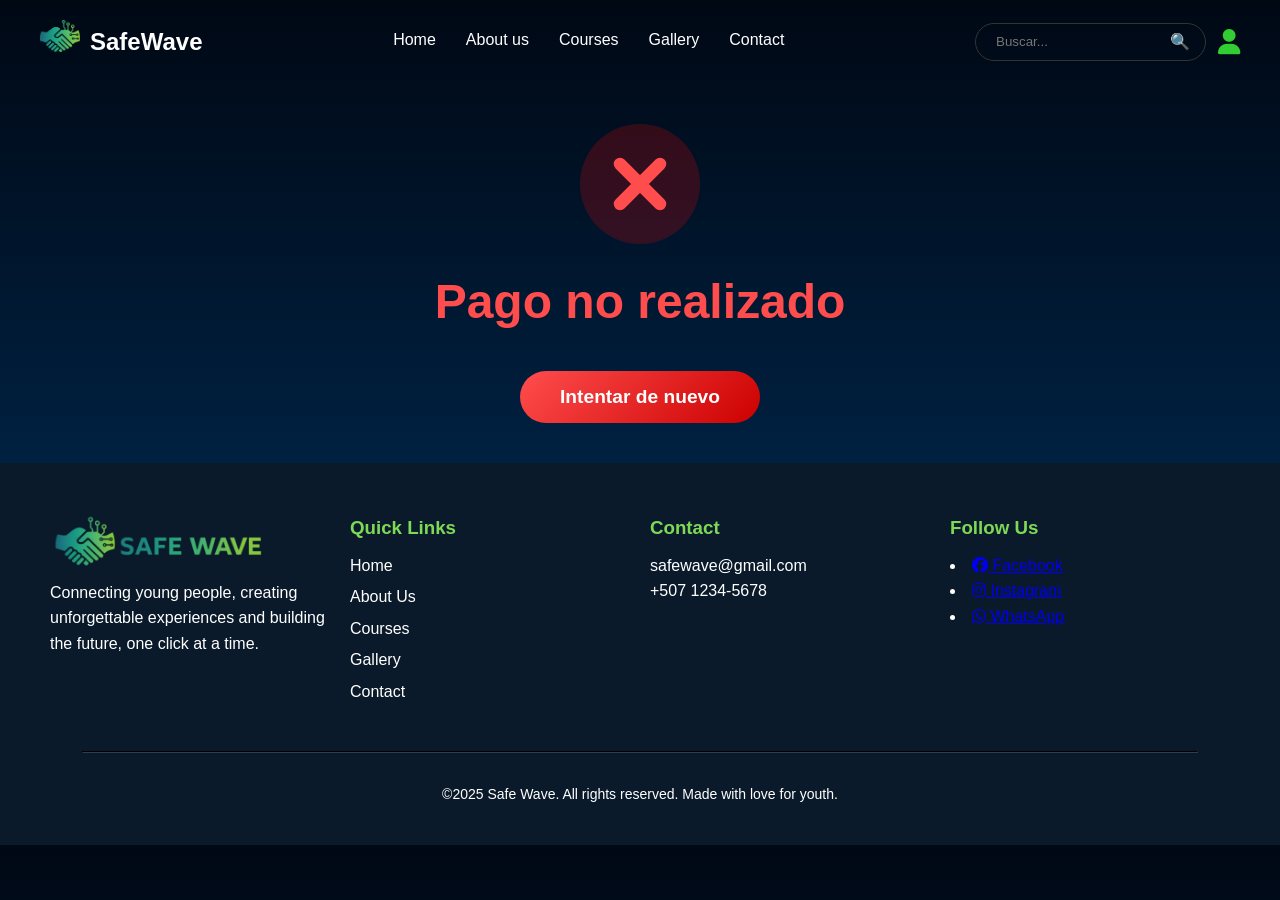
<file: savewave-main/savewave-main/docs/cancel.html>
<!DOCTYPE html>
<html lang="en">
<head>
  <meta charset="UTF-8">
  <meta name="viewport" content="width=device-width, initial-scale=1.0">
  <title>Payment Page</title>
  <link rel="stylesheet" href="css/style_pago.css">
  <!-- Font Awesome -->
  <link rel="stylesheet" href="https://cdnjs.cloudflare.com/ajax/libs/font-awesome/6.5.0/css/all.min.css">
</head>
<body>
  <!-- ========== HEADER ========== -->
  <header>
    <div class="logo"><a href="index.html"><img src="Imagenes/Logo.png" alt="SafeWave Logo" /></a>SafeWave</div>
    <nav>
      <a href="index.html">Home</a>
      <a href="about-us.html">About us</a>
      <a href="Courses.html">Courses</a>
      <a href="gallery.html">Gallery</a>
      <a href="contact.html">Contact</a>
    </nav>
    <div class="header-right">
      <div class="search-bar">
        <input type="text" id="searchInput" placeholder="Buscar..." /> 🔍
      </div>
      <a href="L-R.html" class="user-btn" title="Registrarse">
        <i class="fa-solid fa-user"></i>
      </a>
    </div>
  </header>
    <!-- ========== MAIN CONTENT ========== -->
 <main class="failed-container">
    <div class="failed-icon">
      <!-- Ícono de X con SVG -->
      <svg viewBox="0 0 24 24" width="120" height="120" fill="none">
        <circle cx="12" cy="12" r="12" fill="rgba(255, 0, 0, 0.2)"></circle>
        <path d="M8 8l8 8M16 8l-8 8" stroke="#ff4d4d" stroke-width="2.5" stroke-linecap="round"/>
      </svg>
    </div>
    <h1 class="failed-title">Pago no realizado</h1>
    <button class="btn-confirm-cancel" onclick="goBack()">Intentar de nuevo</button>
  </main>

  <script>
    function goBack(){
      window.location.href = "metodoP.html"; // puedes cambiar la ruta a la página de pago
    }
  </script>

  <!-- ========== FOOTER ========== -->
  <footer class="footer">
    <div class="footer-container">
      <!-- Logo y descripción -->
      <div class="footer-section">
        <img src="Imagenes/Footer.png" alt="Safe Wave Logo" class="footer-logo">
        <p>
          Connecting young people, creating unforgettable experiences and building the future, one click at a time.
        </p>
      </div>

      <!-- Enlaces rápidos -->
      <div class="footer-section">
        <h3>Quick Links</h3>
        <ul class="footer-links">
          <li><a href="index.html">Home</a></li>
          <li><a href="about-us.html">About Us</a></li>
          <li><a href="Courses.html">Courses</a></li>
          <li><a href="#">Gallery</a></li>
          <li><a href="Contact.html">Contact</a></li>
        </ul>
      </div>

      <!-- Contacto -->
      <div class="footer-section">
        <h3>Contact</h3>
        <p>safewave@gmail.com</p>
        <p>+507 1234-5678</p>
      </div>

      <!-- Redes sociales -->
      <div class="footer-section">
        <h3>Follow Us</h3>
        <div class="footer-socials">
          <li><a href="#"><i class="fa-brands fa-facebook"></i> Facebook </a></li>
          <li><a href="#"><i class="fa-brands fa-instagram"></i> Instagram</a></li>
          <li><a href="#"><i class="fa-brands fa-whatsapp"></i> WhatsApp</a></li>
        </div>
      </div>
    </div>

    <!-- Línea divisoria y derechos -->
    <hr class="footer-line">
    <p class="footer-copy">
      ©2025 Safe Wave. All rights reserved. Made with love for youth.
    </p>
  </footer>
</body>
</html>
</file>
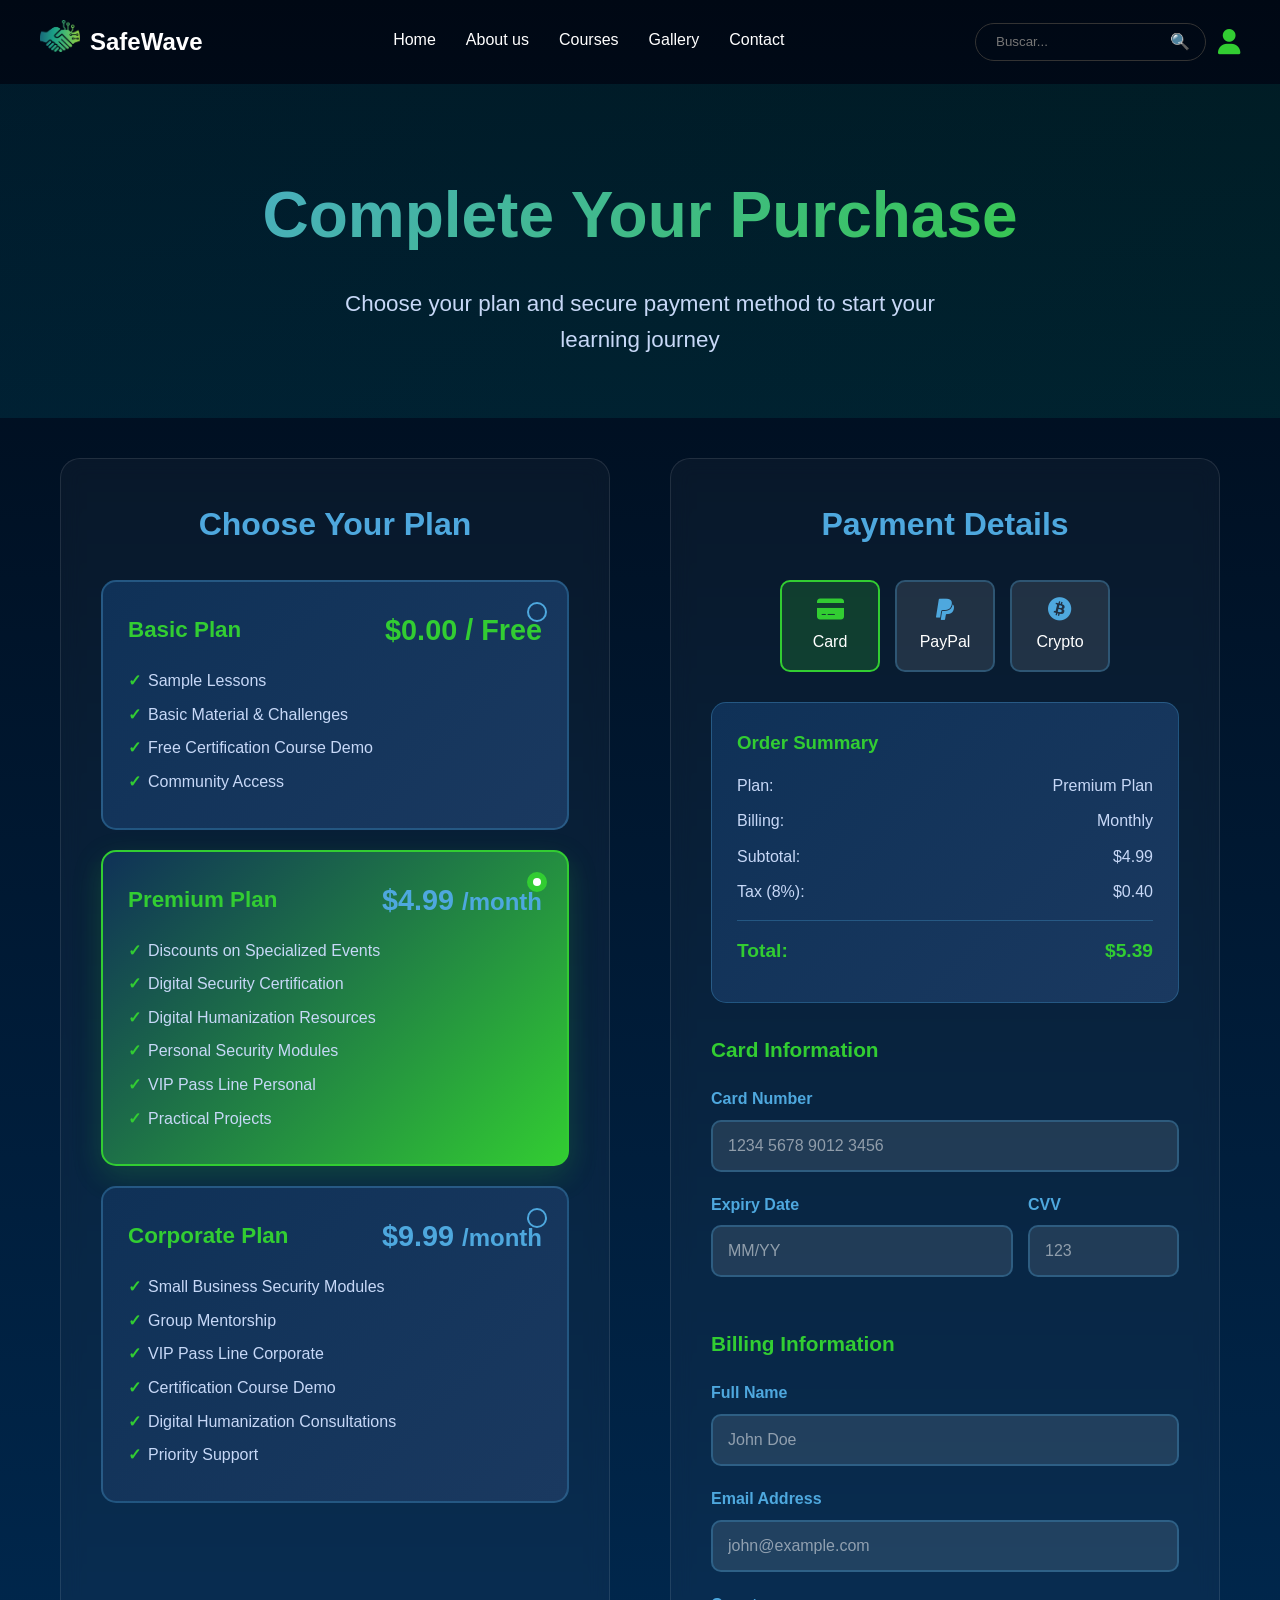
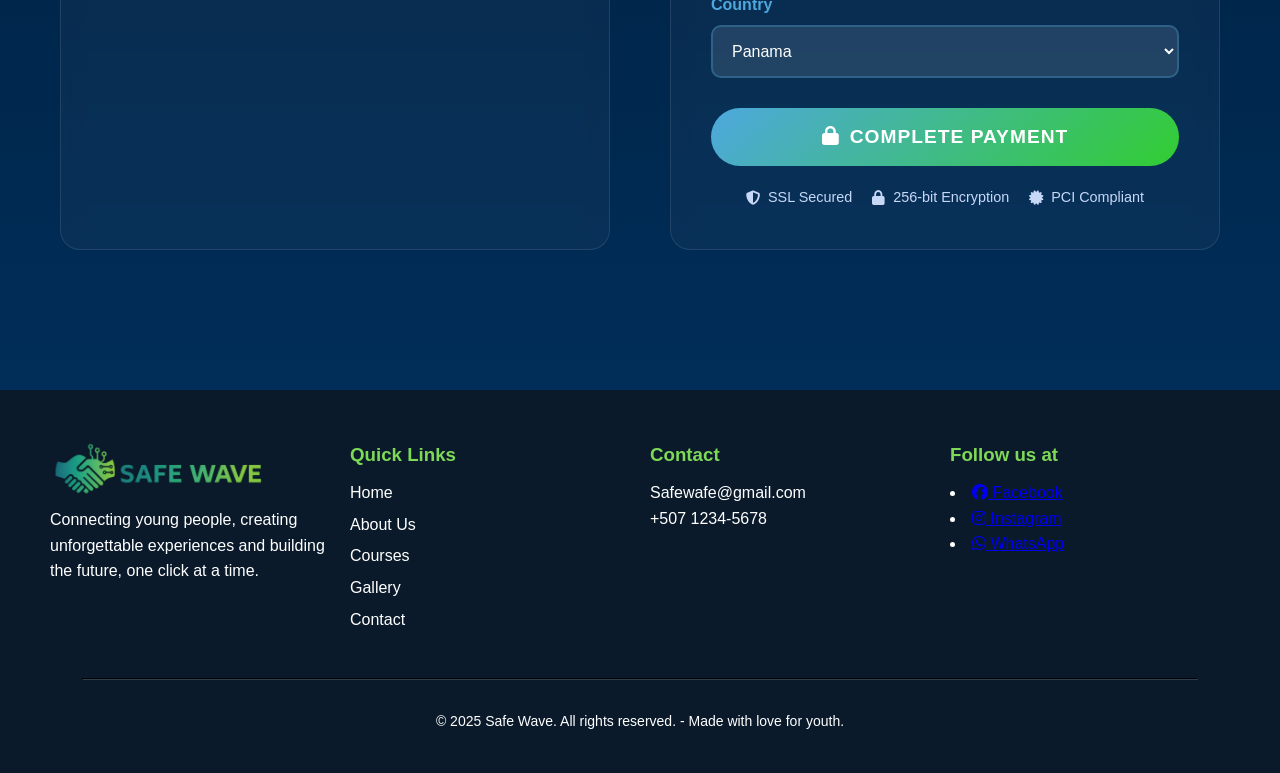
<file: savewave-main/savewave-main/docs/metodoP.html>
<!DOCTYPE html>
<html lang="en">
<head>
  <meta charset="UTF-8">
  <meta name="viewport" content="width=device-width, initial-scale=1.0">
  <title>Payment Page</title>
  <link rel="stylesheet" href="css/style_pago.css">
  <!-- Font Awesome -->
  <link rel="stylesheet" href="https://cdnjs.cloudflare.com/ajax/libs/font-awesome/6.5.0/css/all.min.css">
</head>
<body>
  <!-- ========== HEADER ========== -->
  <header>
    <div class="logo"><a href="index.html"><img src="Imagenes/Logo.png" alt="SafeWave Logo" /></a>SafeWave</div>
    <nav>
      <a href="index.html">Home</a>
      <a href="about-us.html">About us</a>
      <a href="Courses.html">Courses</a>
      <a href="gallery.html">Gallery</a>
      <a href="contact.html">Contact</a>
    </nav>
    <div class="header-right">
      <div class="search-bar">
        <input type="text" id="searchInput" placeholder="Buscar..." /> 🔍
      </div>
      <a href="L-R.html" class="user-btn" title="Registrarse">
        <i class="fa-solid fa-user"></i>
      </a>
    </div>
  </header>

  <!-- ========== HERO SECTION ========== -->
  <section class="hero-payment">
    <h1>Complete Your Purchase</h1>
    <p class="hero-subtitle">
      Choose your plan and secure payment method to start your learning journey
    </p>
  </section>

  <!-- ========== MAIN CONTENT ========== -->
  <div class="payment-container">
    <div class="payment-layout">

      <!-- ========== PLAN SELECTOR ========== -->
      <div class="plan-selector">
        <h2>Choose Your Plan</h2>

        <div class="plan-option" data-plan="basic" data-price="0">
          <input type="radio" name="plan" value="basic" class="radio-input" id="basic-plan">
          <div class="radio-custom"></div>
          <div class="plan-header">
            <div class="plan-name">Basic Plan</div>
            <div class="plan-price"><span class="free">$0.00 / Free     </span></div>
          </div>
          <ul class="plan-features">
            <li>Sample Lessons</li>
            <li>Basic Material & Challenges</li>
            <li>Free Certification Course Demo</li>
            <li>Community Access</li>
          </ul>
        </div>

        <div class="plan-option selected" data-plan="premium" data-price="4.99">
          <input type="radio" name="plan" value="premium" class="radio-input" id="premium-plan" checked>
          <div class="radio-custom"></div>
          <div class="plan-header">
            <div class="plan-name">Premium Plan</div>
            <div class="plan-price">$4.99 <small>/month</small></div>
          </div>
          <ul class="plan-features">
            <li>Discounts on Specialized Events</li>
            <li>Digital Security Certification</li>
            <li>Digital Humanization Resources</li>
            <li>Personal Security Modules</li>
            <li>VIP Pass Line Personal</li>
            <li>Practical Projects</li>
          </ul>
        </div>

        <div class="plan-option" data-plan="corporate" data-price="9.99">
          <input type="radio" name="plan" value="corporate" class="radio-input" id="corporate-plan">
          <div class="radio-custom"></div>
          <div class="plan-header">
            <div class="plan-name">Corporate Plan</div>
            <div class="plan-price">$9.99 <small>/month</small></div>
          </div>
          <ul class="plan-features">
            <li>Small Business Security Modules</li>
            <li>Group Mentorship</li>
            <li>VIP Pass Line Corporate</li>
            <li>Certification Course Demo</li>
            <li>Digital Humanization Consultations</li>
            <li>Priority Support</li>
          </ul>
        </div>
      </div>

      <!-- ========== PAYMENT FORM ========== -->
      <div class="payment-form">
        <h2>Payment Details</h2>

        <!-- Payment Methods -->
        <div class="payment-methods">
          <div class="payment-method active" data-method="card">
            <i class="fa-solid fa-credit-card"></i>
            <span>Card</span>
          </div>
          <div class="payment-method" data-method="paypal">
            <i class="fa-brands fa-paypal"></i>
            <span>PayPal</span>
          </div>
          <div class="payment-method" data-method="crypto">
            <i class="fa-brands fa-bitcoin"></i>
            <span>Crypto</span>
          </div>
        </div>

        <form id="paymentForm">
          <!-- Order Summary -->
          <div class="order-summary">
            <h3>Order Summary</h3>
            <div class="summary-row">
              <span>Plan:</span>
              <span id="selected-plan-name">Premium Plan</span>
            </div>
            <div class="summary-row">
              <span>Billing:</span>
              <span>Monthly</span>
            </div>
            <div class="summary-row">
              <span>Subtotal:</span>
              <span id="subtotal">$4.99</span>
            </div>
            <div class="summary-row">
              <span>Tax (8%):</span>
              <span id="tax">$0.40</span>
            </div>
            <div class="summary-row total">
              <span>Total:</span>
              <span id="total">$5.39</span>
            </div>
          </div>

          <!-- Card Payment Form -->
          <div id="card-form" class="payment-form-section">
            <div class="form-section">
              <h3>Card Information</h3>
              <div class="form-group">
                <label for="card-number">Card Number</label>
                <input type="text" id="card-number" placeholder="1234 5678 9012 3456" maxlength="19">
              </div>
              <div class="form-row">
                <div class="form-group">
                  <label for="expiry">Expiry Date</label>
                  <input type="text" id="expiry" placeholder="MM/YY" maxlength="5">
                </div>
                <div class="form-group">
                  <label for="cvv">CVV</label>
                  <input type="text" id="cvv" placeholder="123" maxlength="4">
                </div>
              </div>
            </div>

            <div class="form-section">
              <h3>Billing Information</h3>
              <div class="form-group">
                <label for="full-name">Full Name</label>
                <input type="text" id="full-name" placeholder="John Doe" required>
              </div>
              <div class="form-group">
                <label for="email">Email Address</label>
                <input type="email" id="email" placeholder="john@example.com" required>
              </div>
              <div class="form-group">
                <label for="country">Country</label>
                <select id="country">
                  <option value="PA">Panama</option>
                  <option value="US">United States</option>
                  <option value="MX">Mexico</option>
                  <option value="CO">Colombia</option>
                  <option value="CR">Costa Rica</option>
                </select>
              </div>
            </div>
          </div>

          <!-- PayPal Form -->
          <div id="paypal-form" class="payment-form-section" style="display: none;">
            <div class="form-section">
              <h3>PayPal Payment</h3>
              <p style="color: #c7d8f7; margin-bottom: 20px;">
                You will be redirected to PayPal to complete your payment securely.
              </p>
              <div class="form-group">
                <label for="paypal-email">PayPal Email</label>
                <input type="email" id="paypal-email" placeholder="your-paypal@email.com">
              </div>
            </div>
          </div>

          <!-- Crypto Form -->
          <div id="crypto-form" class="payment-form-section" style="display: none;">
            <div class="form-section">
              <h3>Cryptocurrency Payment</h3>
              <p style="color: #c7d8f7; margin-bottom: 20px;">
                Pay with Bitcoin, Ethereum, or other supported cryptocurrencies.
              </p>
              <div class="form-group">
                <label for="crypto-type">Select Cryptocurrency</label>
                <select id="crypto-type">
                  <option value="BTC">Bitcoin (BTC)</option>
                  <option value="ETH">Ethereum (ETH)</option>
                  <option value="LTC">Litecoin (LTC)</option>
                  <option value="BCH">Bitcoin Cash (BCH)</option>
                </select>
              </div>
            </div>
          </div>

          <button type="submit" class="submit-btn" id="submit-payment">
            <i class="fa-solid fa-lock" style="margin-right: 10px;"></i>
            Complete Payment
          </button>

          <div class="security-badges">
            <div class="security-badge">
              <i class="fa-solid fa-shield-halved"></i>
              <span>SSL Secured</span>
            </div>
            <div class="security-badge">
              <i class="fa-solid fa-lock"></i>
              <span>256-bit Encryption</span>
            </div>
            <div class="security-badge">
              <i class="fa-solid fa-certificate"></i>
              <span>PCI Compliant</span>
            </div>
          </div>
        </form>
      </div>
    </div>
  </div>

  <!-- ========== FOOTER ========== -->
  <footer class="footer">
    <div class="footer-container">
      <!-- Logo y descripción -->
      <div class="footer-section">
        <img src="Imagenes/Footer.png" alt="Safe Wave Logo" class="footer-logo">
        <p>
          Connecting young people, creating unforgettable experiences and building the future, one click at a time.
        </p>
      </div>

      <!-- Enlaces rápidos -->
      <div class="footer-section">
        <h3>Quick Links</h3>
        <ul class="footer-links">
          <li><a href="index.html">Home</a></li>
          <li><a href="about-us.html">About Us</a></li>
          <li><a href="Courses.html">Courses</a></li>
          <li><a href="#">Gallery</a></li>
          <li><a href="Contact.html">Contact</a></li>
        </ul>
      </div>

      <!-- Contacto -->
      <div class="footer-section">
        <h3>Contact</h3>
        <p>Safewafe@gmail.com</p>
        <p>+507 1234-5678</p>
      </div>

      <!-- Redes sociales -->
      <div class="footer-section">
        <h3>Follow us at</h3>
        <div class="footer-socials">
          <li><a href="#"><i class="fa-brands fa-facebook"></i> Facebook </a></li>
          <li><a href="#"><i class="fa-brands fa-instagram"></i> Instagram</a></li>
          <li><a href="#"><i class="fa-brands fa-whatsapp"></i> WhatsApp</a></li>
        </div>
      </div>
    </div>

    <!-- Línea divisoria y derechos -->
    <hr class="footer-line">
    <p class="footer-copy">
      © 2025 Safe Wave. All rights reserved. - Made with love for youth.
    </p>
  </footer>
<script src="https://js.stripe.com/v3/"></script>
<script src="js/stripe-pyment.js"></script>
<script src="js/script_pago.js"></script>
</body>
</html>
</file>
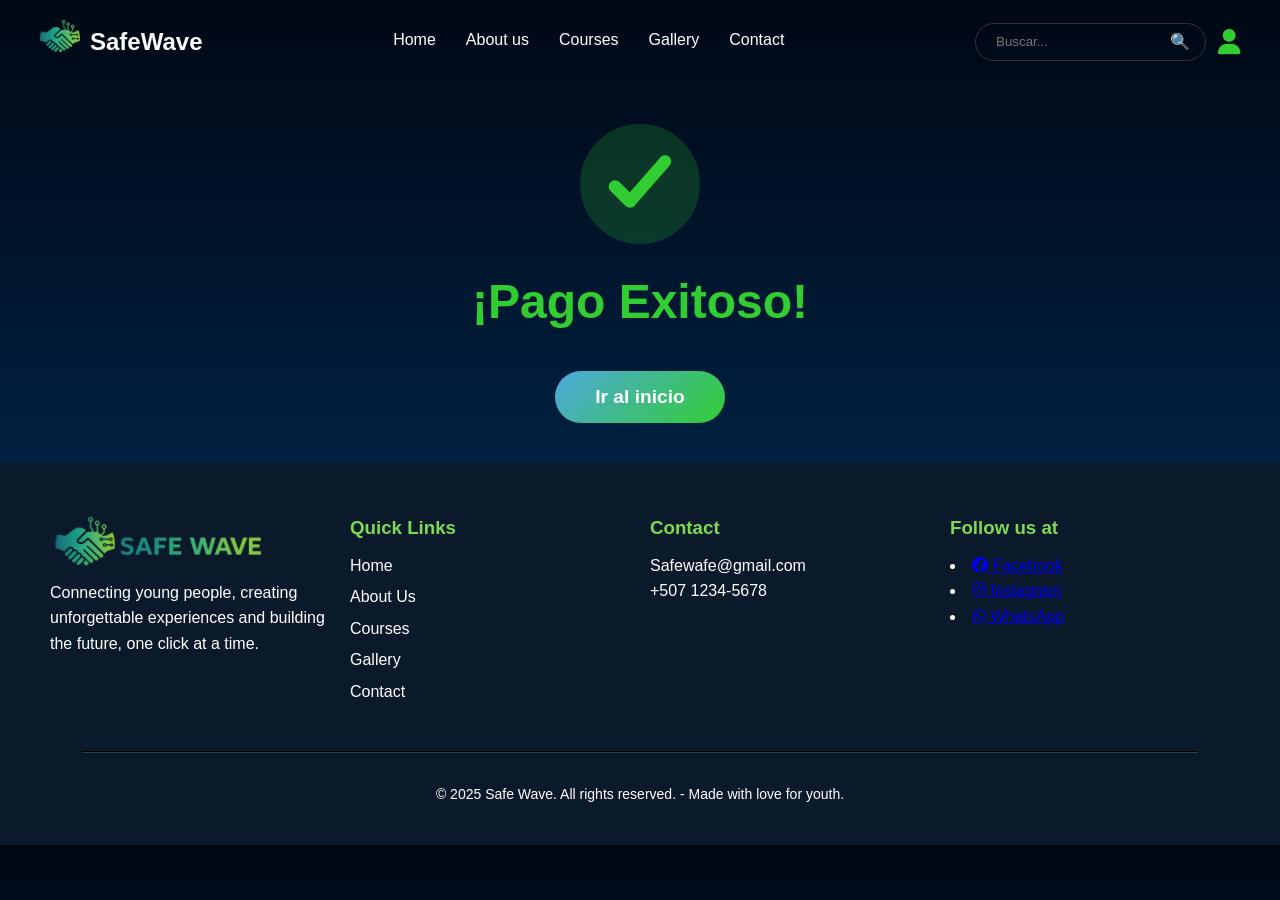
<file: savewave-main/savewave-main/docs/success.html>
<!DOCTYPE html>
<html lang="en">
<head>
  <meta charset="UTF-8">
  <meta name="viewport" content="width=device-width, initial-scale=1.0">
  <title>Payment Page</title>
  <link rel="stylesheet" href="css/style_pago.css">
  <!-- Font Awesome -->
  <link rel="stylesheet" href="https://cdnjs.cloudflare.com/ajax/libs/font-awesome/6.5.0/css/all.min.css">
</head>
<body>
  <!-- ========== HEADER ========== -->
  <header>
    <div class="logo"><a href="index.html"><img src="Imagenes/Logo.png" alt="SafeWave Logo" /></a>SafeWave</div>
    <nav>
      <a href="index.html">Home</a>
      <a href="about-us.html">About us</a>
      <a href="Courses.html">Courses</a>
      <a href="gallery.html">Gallery</a>
      <a href="contact.html">Contact</a>
    </nav>
    <div class="header-right">
      <div class="search-bar">
        <input type="text" id="searchInput" placeholder="Buscar..." /> 🔍
      </div>
      <a href="L-R.html" class="user-btn" title="Registrarse">
        <i class="fa-solid fa-user"></i>
      </a>
    </div>
  </header>
    <!-- ========== MAIN CONTENT ========== -->
       <main class="success-container">
    <div class="success-icon">
      <!-- Ícono de check con SVG -->
      <svg viewBox="0 0 24 24" width="120" height="120" fill="none">
        <circle cx="12" cy="12" r="12" fill="rgba(50, 205, 50, 0.2)"></circle>
        <path d="M7 12.5l3 3 7-8" stroke="#32cd32" stroke-width="2.5" stroke-linecap="round" stroke-linejoin="round"/>
      </svg>
    </div>
    <h1 class="success-title">¡Pago Exitoso!</h1>
    <button class="btn-confirm" onclick="goHome()">Ir al inicio</button>
  </main>

  <script>
    function goHome(){
      window.location.href = "metodoP.html"; // redirige al inicio
    }
  </script>

  <!-- ========== FOOTER ========== -->
  <footer class="footer">
    <div class="footer-container">
      <!-- Logo y descripción -->
      <div class="footer-section">
        <img src="Imagenes/Footer.png" alt="Safe Wave Logo" class="footer-logo">
        <p>
          Connecting young people, creating unforgettable experiences and building the future, one click at a time.
        </p>
      </div>

      <!-- Enlaces rápidos -->
      <div class="footer-section">
        <h3>Quick Links</h3>
        <ul class="footer-links">
          <li><a href="index.html">Home</a></li>
          <li><a href="about-us.html">About Us</a></li>
          <li><a href="Courses.html">Courses</a></li>
          <li><a href="#">Gallery</a></li>
          <li><a href="Contact.html">Contact</a></li>
        </ul>
      </div>

      <!-- Contacto -->
      <div class="footer-section">
        <h3>Contact</h3>
        <p>Safewafe@gmail.com</p>
        <p>+507 1234-5678</p>
      </div>

      <!-- Redes sociales -->
      <div class="footer-section">
        <h3>Follow us at</h3>
        <div class="footer-socials">
          <li><a href="#"><i class="fa-brands fa-facebook"></i> Facebook </a></li>
          <li><a href="#"><i class="fa-brands fa-instagram"></i> Instagram</a></li>
          <li><a href="#"><i class="fa-brands fa-whatsapp"></i> WhatsApp</a></li>
        </div>
      </div>
    </div>

    <!-- Línea divisoria y derechos -->
    <hr class="footer-line">
    <p class="footer-copy">
      © 2025 Safe Wave. All rights reserved. - Made with love for youth.
    </p>
  </footer>
</body>
</html>
</file>
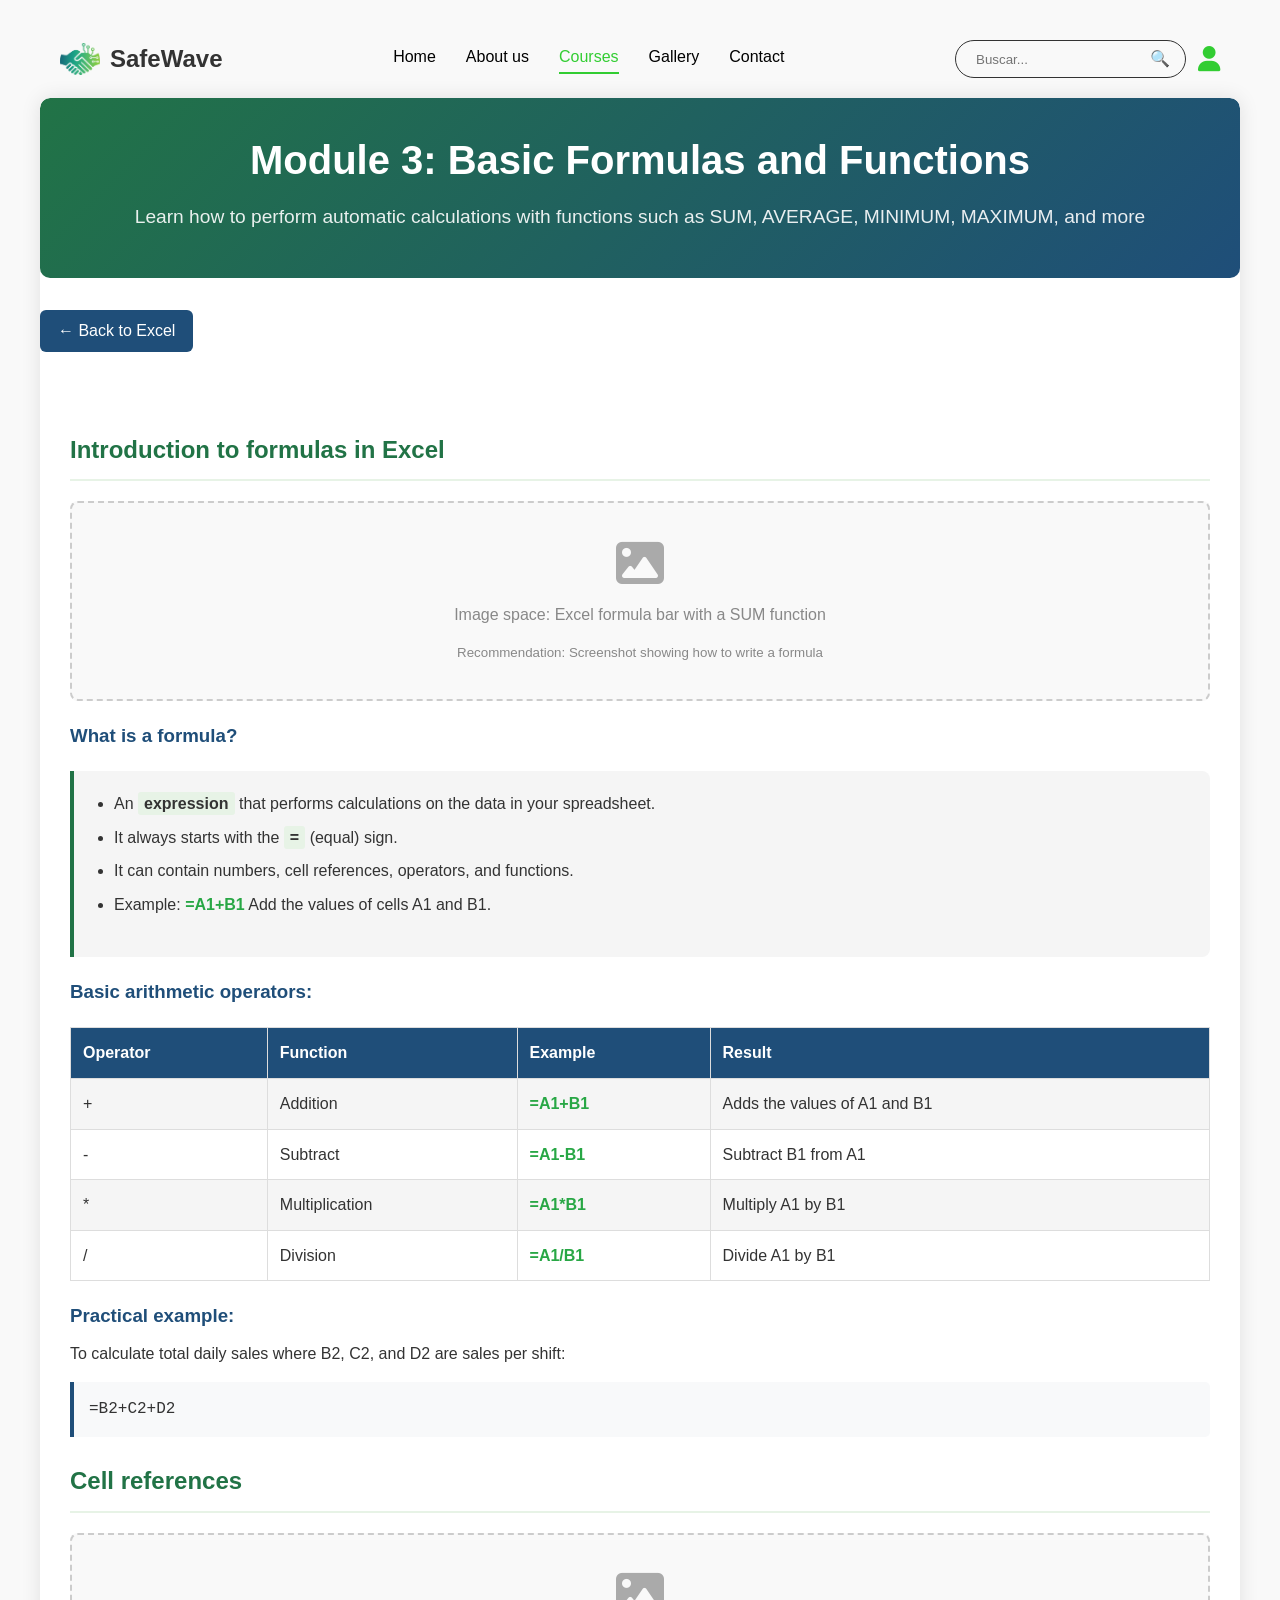
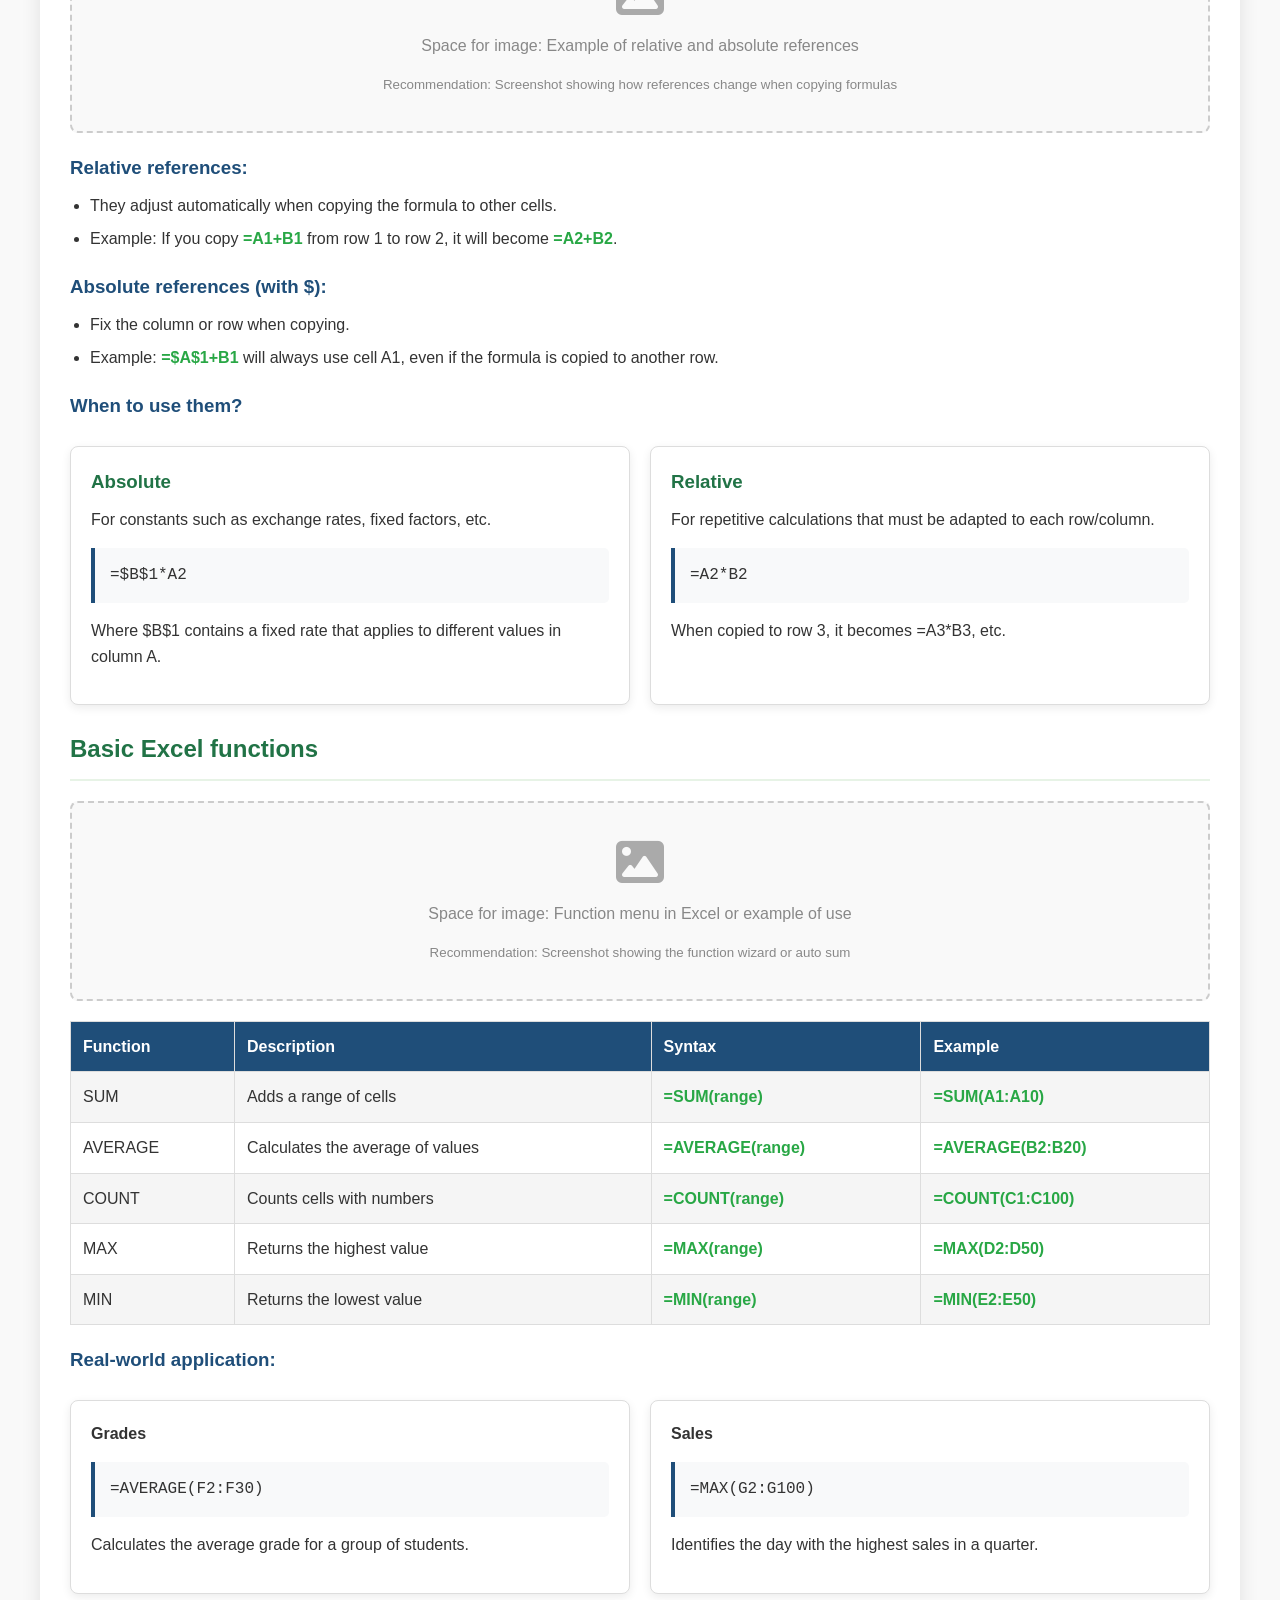
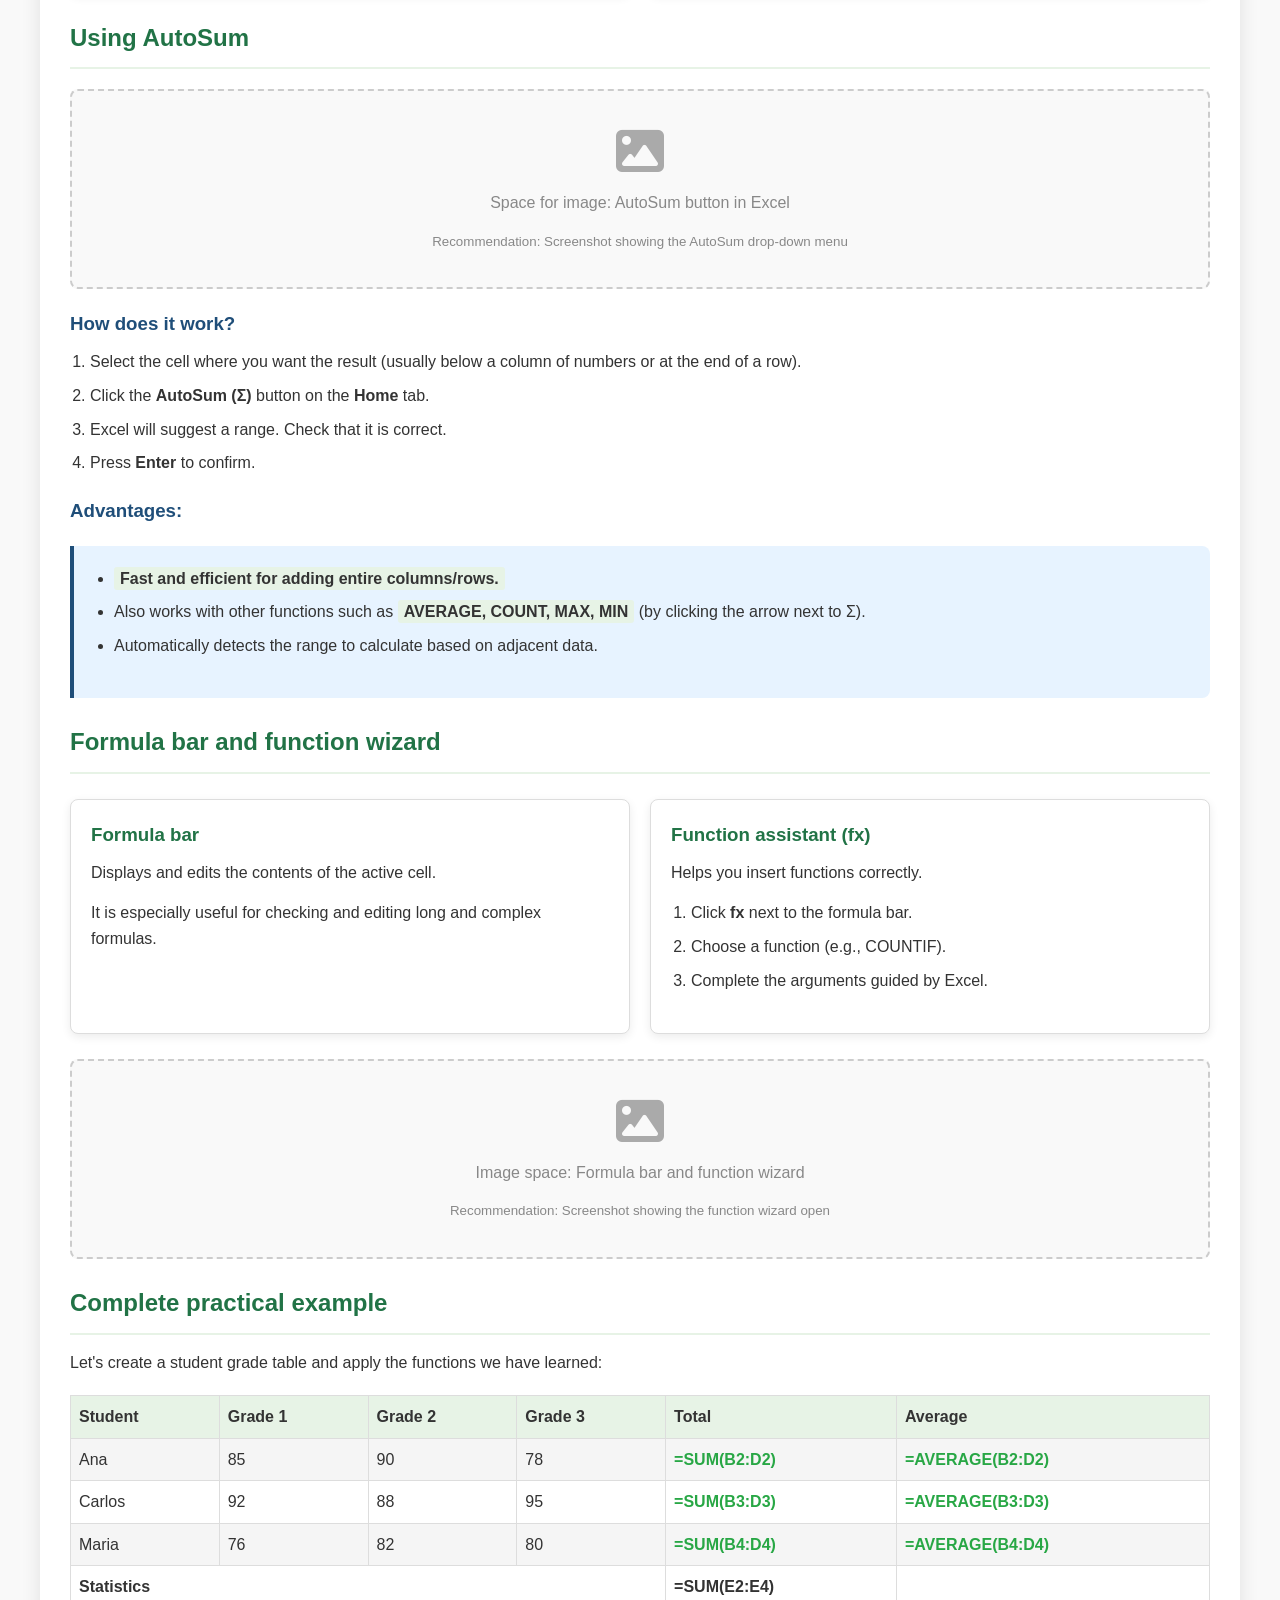
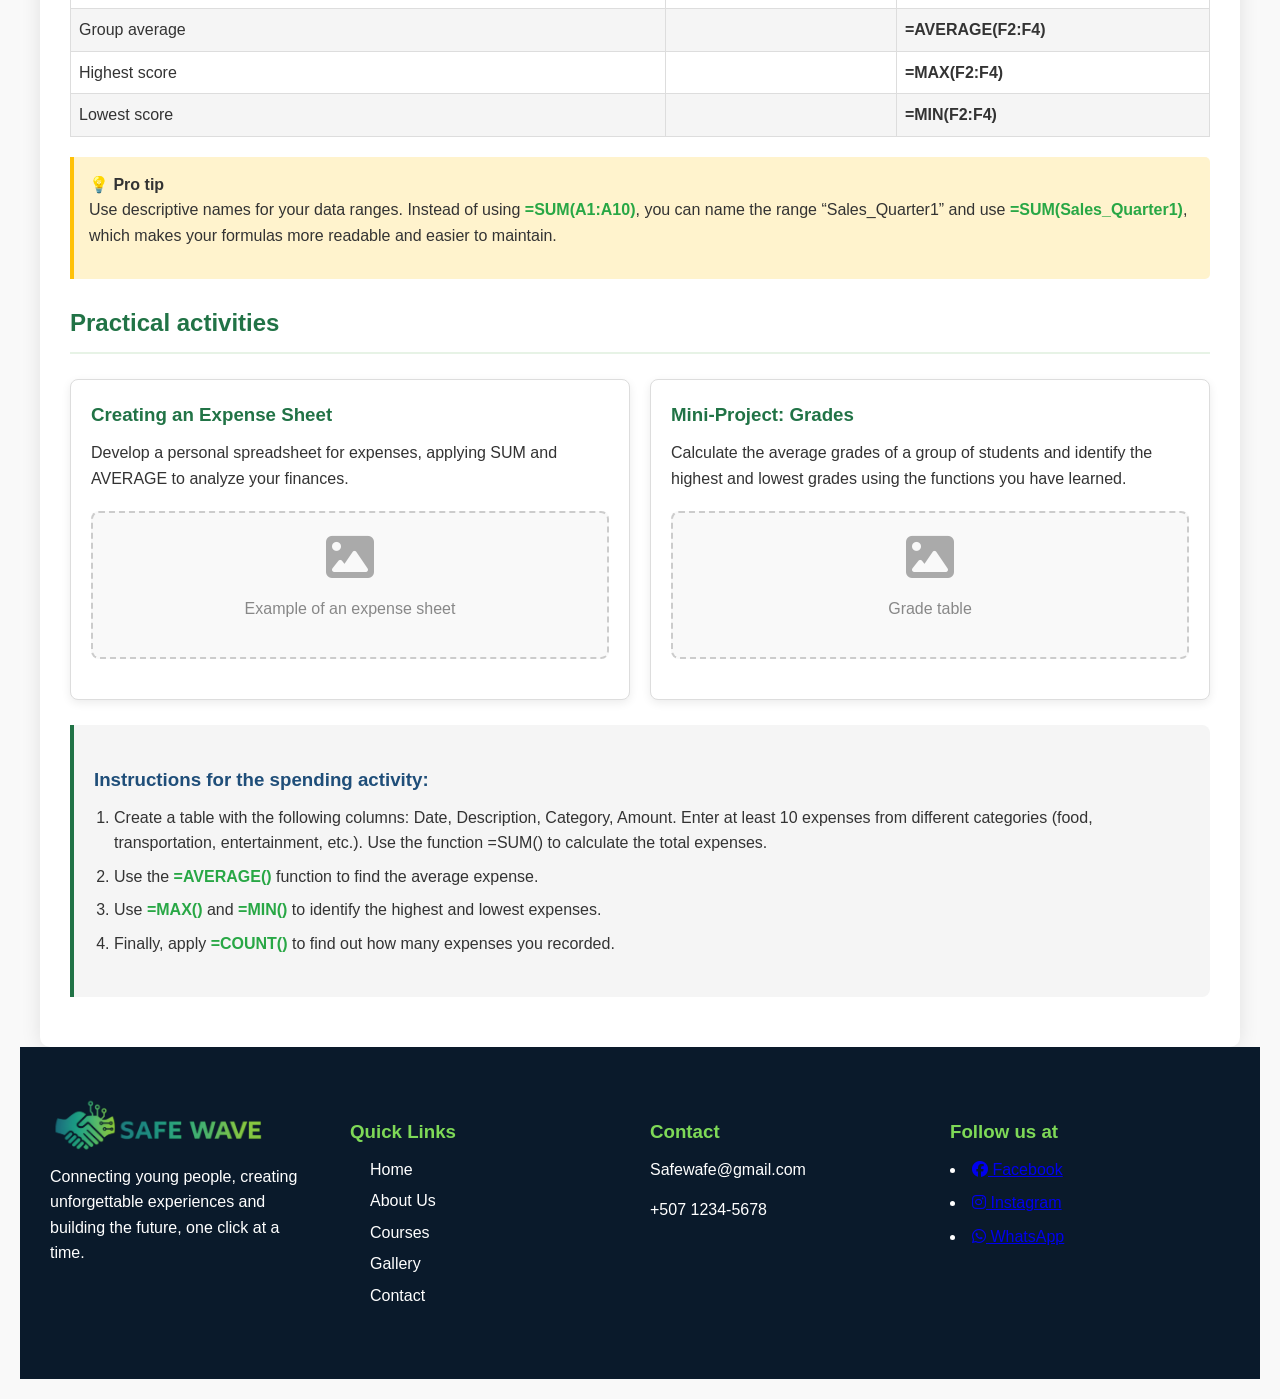
<file: savewave-main/savewave-main/docs/Excel/modulo3.html>
<!DOCTYPE html>
<html lang="es">
<head>
    <meta charset="UTF-8">
    <meta name="viewport" content="width=device-width, initial-scale=1.0">
    <title>Módulo 3: Fórmulas y Funciones Básicas en Excel</title>
     <link rel="icon" type="image/png" href="Logo.png">
    <style>
        :root {
            --primary-color: #217346; /* Verde Excel */
            --secondary-color: #1f4e79; /* Azul oscuro */
            --accent-color: #e7f3e6; /* Verde claro */
            --text-color: #333;
            --light-gray: #f5f5f5;
            --border-color: #ddd;
            --code-bg: #f8f9fa;
            --success-color: #28a745;
        }
        
        * {
            margin: 0;
            padding: 0;
            box-sizing: border-box;
            font-family: 'Segoe UI', Tahoma, Geneva, Verdana, sans-serif;
        }
        
        body {
            background-color: #f9f9f9;
            color: var(--text-color);
            line-height: 1.6;
            padding: 20px;
        }
                /* Header */
        header {
        display: flex;
        justify-content: space-between;
        align-items: center;
        padding: 20px 40px;
        background: transparent;
        }

        header nav a {
        position: relative;
        color: #000000;
        text-decoration: none;
        transition: color 0.3s;
        padding-bottom: 4px;
        }

        header nav a:hover,
        header nav a.active {
        color: #32cd32;
        }


        header nav a::after {
        content: "";
        position: absolute;
        left: 0;
        bottom: 0;
        width: 0;
        height: 2px;
        background: #32cd32;
        transition: width 0.3s;
        }

        header nav a:hover::after,
        header nav a.active::after {
        width: 100%;
        }

        /* Logo */
        .logo {
        display: flex;
        align-items: center;
        font-size: 24px;
        font-weight: bold;
        }

        .logo img {
        width: 40px;
        margin-right: 10px;
        }

        /* Menú de navegación */
        nav {
        display: flex;
        align-items: center;
        }

        nav a {
        margin: 0 15px;
        color: #ffffff; /* Usa blanco para mejor contraste */
        text-decoration: none;
        font-weight: 500;
        position: relative;
        padding-bottom: 4px;
        transition: color 0.3s;
        }

        nav a:hover,
        nav a.active {
        color: #32cd32;
        }

        nav a::after {
        content: "";
        position: absolute;
        left: 0;
        bottom: 0;
        width: 0;
        height: 2px;
        background: #32cd32;
        transition: width 0.3s;
        }

        nav a:hover::after,
        nav a.active::after {
        width: 100%;
        }

        /* Barra de búsqueda */
        .search-bar {
        background-color: transparent;
        border: 1.5px solid #333;
        border-radius: 20px;
        padding: 5px 15px;
        display: flex;
        align-items: center;
        }

        .search-bar input {
        background: transparent;
        border: none;
        color: rgb(0, 0, 0);
        outline: none;
        padding: 5px;
        }

        .user-btn {
        display: flex;
        align-items: center;
        justify-content: center;
        margin-left: 6px; /* Reduce el espacio entre la barra y el icono */
        background: transparent;
        border: none;
        font-size: 1.6em;
        color: #32cd32;
        cursor: pointer;
        text-decoration: none;
        transition: color 0.2s;
        }

        .user-btn:hover {
        color: #228b22;
        }

        .header-right {
        display: flex;
        align-items: center;
        gap: 6px; /* Espacio pequeño entre barra y usuario */
        }

            /*Resalto del texto*/

            .highlight-search {
            background: yellow;
            color: black;
            border-radius: 3px;
            padding: 0 2px;
            }
        .container {
            max-width: 1200px;
            margin: 0 auto;
            background-color: white;
            border-radius: 10px;
            box-shadow: 0 0 20px rgba(0, 0, 0, 0.1);
            overflow: hidden;
        }
        
        .page-header {
            background: linear-gradient(135deg, var(--primary-color), var(--secondary-color));
            color: white;
            padding: 30px;
            text-align: center;
            border-radius: 10px;
            margin-bottom: 2rem;
        }

        .page-header h1 {
            font-size: 2.5rem;
            margin-bottom: 10px;
        }

        .page-header .subtitle {
            font-size: 1.2rem;
            opacity: 0.9;
        }

        .back-btn {
        display: inline-block;
        margin-bottom: 24px;
        padding: 8px 18px;
        background: var(--secondary-color);
        color: #fff;
        border-radius: 6px;
        text-decoration: none;
        font-weight: 500;
        font-size: 1rem;
        transition: background 0.2s;
        }
        .back-btn:hover {
        background: var(--primary-color);
        }
        h1 {
            font-size: 2.5rem;
            margin-bottom: 10px;
        }
        
        .subtitle {
            font-size: 1.2rem;
            opacity: 0.9;
        }
        
        .module-content {
            padding: 30px;
        }
        
        h2 {
            color: var(--primary-color);
            margin: 25px 0 15px;
            padding-bottom: 10px;
            border-bottom: 2px solid var(--accent-color);
        }
        
        h3 {
            color: var(--secondary-color);
            margin: 20px 0 10px;
        }
        
        p {
            margin-bottom: 15px;
        }
        
        .card {
            background-color: var(--light-gray);
            border-left: 4px solid var(--primary-color);
            padding: 20px;
            margin: 20px 0;
            border-radius: 0 8px 8px 0;
        }
        
        ul, ol {
            margin-left: 20px;
            margin-bottom: 20px;
        }
        
        li {
            margin-bottom: 8px;
        }
        
        .highlight {
            background-color: var(--accent-color);
            padding: 3px 6px;
            border-radius: 3px;
            font-weight: bold;
        }
        
        .grid-container {
            display: grid;
            grid-template-columns: repeat(auto-fit, minmax(300px, 1fr));
            gap: 20px;
            margin: 25px 0;
        }
        
        .grid-item {
            background-color: white;
            border: 1px solid var(--border-color);
            border-radius: 8px;
            padding: 20px;
            box-shadow: 0 3px 10px rgba(0, 0, 0, 0.08);
        }
        
        .grid-item h3 {
            color: var(--primary-color);
            margin-top: 0;
        }
        
        .advantages {
            background-color: #e7f3ff;
            border-left: 4px solid var(--secondary-color);
        }
        
       /* ===== FOOTER ===== */
    .footer {
      background-color: #0a1a2b;
      color: white;
      padding: 40px 20px;
      font-family: Arial, sans-serif;
      text-align: center;
    }

    .footer-container {
      display: flex;
      flex-wrap: wrap;
      justify-content: space-between;
      max-width: 1200px;
      margin: auto;
      text-align: left;
    }

    .footer-section {
      flex: 1 1 250px;
      margin: 10px;
    }

    .footer-logo {
      width: 220px;
    }

    .footer h2 {
      color: #7ed957;
      margin-top: 10px;
    }

    .footer h3 {
      color: #7ed957;
      margin-bottom: 10px;
    }

    .footer-section p {
      max-width: 260px;
      line-height: 1.6;
    }

    .footer-links {
      list-style: none;
      padding: 0;
    }

    .footer-links li {
      margin: 6px 0;
    }

    .footer-links a {
      color: white;
      text-decoration: none;
    }

    .footer-links a:hover {
      text-decoration: underline;
      color: #7ed957;
      cursor: pointer;
    }

    .footer-socials img {
      width: 30px;
      margin: 5px;
      transition: transform 0.2s;
    }

    .footer-socials img:hover {
      transform: scale(1.2);
    }

    .footer-line {
      margin: 30px auto;
      border-color: #2c3e50;
      max-width: 90%;
    }

    .footer-copy {
      font-size: 14px;
      margin-top: 10px;
    }
        
        /* Nuevos estilos para las imágenes */
        .image-placeholder {
            background-color: #f9f9f9;
            border: 2px dashed #ccc;
            border-radius: 8px;
            padding: 20px;
            margin: 20px 0;
            text-align: center;
            color: #888;
            min-height: 200px;
            display: flex;
            flex-direction: column;
            justify-content: center;
            align-items: center;
        }
        
        .image-placeholder i {
            font-size: 48px;
            margin-bottom: 15px;
            color: #aaa;
        }
        
        .image-grid {
            display: grid;
            grid-template-columns: repeat(auto-fit, minmax(250px, 1fr));
            gap: 20px;
            margin: 25px 0;
        }
        
        .image-card {
            border: 1px solid var(--border-color);
            border-radius: 8px;
            overflow: hidden;
            box-shadow: 0 3px 10px rgba(0, 0, 0, 0.08);
        }
        
        .image-card .image-placeholder {
            margin: 0;
            border: none;
            border-radius: 0;
            min-height: 150px;
        }
        
        .image-card-content {
            padding: 15px;
        }
        
        .image-caption {
            font-style: italic;
            color: #666;
            text-align: center;
            margin-top: 10px;
            font-size: 0.9rem;
        }
        
        /* Estilos para código y ejemplos */
        .code-example {
            background-color: var(--code-bg);
            border-left: 4px solid var(--secondary-color);
            padding: 15px;
            margin: 15px 0;
            border-radius: 0 5px 5px 0;
            font-family: 'Courier New', monospace;
            overflow-x: auto;
        }
        
        .formula {
            color: var(--success-color);
            font-weight: bold;
        }
        
        .example-table {
            width: 100%;
            border-collapse: collapse;
            margin: 20px 0;
        }
        
        .example-table th, .example-table td {
            border: 1px solid var(--border-color);
            padding: 8px;
            text-align: left;
        }
        
        .example-table th {
            background-color: var(--accent-color);
        }
        
        .example-table tr:nth-child(even) {
            background-color: var(--light-gray);
        }
        
        .function-table {
            width: 100%;
            border-collapse: collapse;
            margin: 20px 0;
        }
        
        .function-table th, .function-table td {
            border: 1px solid var(--border-color);
            padding: 12px;
            text-align: left;
        }
        
        .function-table th {
            background-color: var(--secondary-color);
            color: white;
        }
        
        .function-table tr:nth-child(even) {
            background-color: var(--light-gray);
        }
        
        .tip-box {
            background-color: #fff3cd;
            border-left: 4px solid #ffc107;
            padding: 15px;
            margin: 20px 0;
            border-radius: 0 5px 5px 0;
        }
        
        @media (max-width: 768px) {
            .grid-container, .image-grid {
                grid-template-columns: 1fr;
            }
            
            h1 {
                font-size: 2rem;
            }
            
            .module-content {
                padding: 20px;
            }
            
            .function-table {
                font-size: 0.9rem;
            }
        }
    </style>
    <!-- Iconos para los placeholders -->
    <link rel="stylesheet" href="https://cdnjs.cloudflare.com/ajax/libs/font-awesome/6.4.0/css/all.min.css">
</head>
<body>
    <header>
  <div class="logo">
    <img src="Logo.png" alt="SafeWave Logo" />
    SafeWave
  </div>
  <nav>
    <a href="../index.html">Home</a>
    <a href="../about-us.html">About us</a>
    <a href="Courses.html"  class="active">Courses</a>
    <a href="#">Gallery</a>
    <a href="../Contact.html">Contact</a>
  </nav>
  <div class="header-right">
    <div class="search-bar">
      <input type="text" id="searchInput" placeholder="Buscar..." />
      🔍
    </div>
    <a href="L-R.html" class="user-btn" title="Registrarse">
      <i class="fa-solid fa-user"></i>
    </a>
  </div>
</header>

    <div class="container">
        <div class="page-header">
            <h1>Module 3: Basic Formulas and Functions</h1>
            <p class="subtitle">Learn how to perform automatic calculations with functions such as SUM, AVERAGE, MINIMUM, MAXIMUM, and more</p>
        </div>

        <a href="Excel.html" class="back-btn">
            ← Back to Excel
        </a>
        
        <div class="module-content">
            <h2>Introduction to formulas in Excel</h2>
            
            <!-- Espacio para imagen introductoria -->
            <div class="image-placeholder">
                <i class="fas fa-image"></i>
                <p>Image space: Excel formula bar with a SUM function</p>
                <small>Recommendation: Screenshot showing how to write a formula</small>
            </div>
            
            <h3>What is a formula?</h3>
            <div class="card">
                <ul>
                    <li>An <span class="highlight">expression</span> that performs calculations on the data in your spreadsheet.</li>
                    <li>It always starts with the <span class="highlight">=</span> (equal) sign. </li>
                    <li>It can contain numbers, cell references, operators, and functions. </li>
                    <li>Example: <span class="formula">=A1+B1</span> Add the values of cells A1 and B1.</li>
                </ul>
            </div>
            
            <h3>Basic arithmetic operators:</h3>
            
            <table class="function-table">
                <tr>
                    <th>Operator</th>
                    <th>Function</th>
                    <th>Example</th>
                    <th>Result</th>
                </tr>
                <tr>
                    <td>+</td>
                    <td>Addition</td>
                    <td class="formula">=A1+B1</td>
                    <td>Adds the values of A1 and B1</td>
                </tr>
                <tr>
                    <td>-</td>
                    <td>Subtract</td>
                    <td class="formula">=A1-B1</td>
                    <td>Subtract B1 from A1</td>
                </tr>
                <tr>
                    <td>*</td>
                    <td>Multiplication</td>
                    <td class="formula">=A1*B1</td>
                    <td>Multiply A1 by B1</td>
                </tr>
                <tr>
                    <td>/</td>
                    <td>Division</td>
                    <td class="formula">=A1/B1</td>
                    <td>Divide A1 by B1</td>
                </tr>
            </table>
            
            <h3>Practical example:</h3>
            <p>To calculate total daily sales where B2, C2, and D2 are sales per shift:</p>
            <div class="code-example">
                =B2+C2+D2
            </div>
            
            <h2>Cell references</h2>
            
            <!-- Space for reference image -->
            <div class="image-placeholder">
                <i class="fas fa-image"></i>
                <p>Space for image: Example of relative and absolute references</p>
                <small>Recommendation: Screenshot showing how references change when copying formulas</small>
            </div>
            
            <h3>Relative references:</h3>
            <ul>
                <li>They adjust automatically when copying the formula to other cells.</li>
                <li>Example: If you copy <span class="formula">=A1+B1</span> from row 1 to row 2, it will become <span class="formula">=A2+B2</span>.</li>
            </ul>
            
            <h3>Absolute references (with $):</h3>
            <ul>
                <li>Fix the column or row when copying.
                <li>Example: <span class="formula">=$A$1+B1</span> will always use cell A1, even if the formula is copied to another row.
            </ul>
            
            <h3>When to use them?</h3>
            <div class="grid-container">
                <div class="grid-item">
                    <h3>Absolute</h3>
                    <p>For constants such as exchange rates, fixed factors, etc.</p>
                    <div class="code-example">
                        =$B$1*A2
                    </div>
                    <p>Where $B$1 contains a fixed rate that applies to different values in column A.</p>
                </div>
                
                <div class="grid-item">
                    <h3>Relative</h3>
                    <p>For repetitive calculations that must be adapted to each row/column.</p>
                    <div class="code-example">
                        =A2*B2
                    </div>
                    <p>When copied to row 3, it becomes =A3*B3, etc.
                </div>
            </div>
            
            <h2>Basic Excel functions</h2>
            
            <!-- Space for function image -->
            <div class="image-placeholder">
                <i class="fas fa-image"></i>
                <p>Space for image: Function menu in Excel or example of use</p>
                <small>Recommendation: Screenshot showing the function wizard or auto sum</small>
</div>

<table class="function-table">
<tr>
<th>Function</th>
<th>Description</th>
<th>Syntax</th>
                    <th>Example</th>
                </tr>
                <tr>
                    <td>SUM</td>
                    <td>Adds a range of cells</td>
                    <td class="formula">=SUM(range)</td>
                    <td class="formula">=SUM(A1:A10)</td>
                </tr>
                <tr>
                    <td>AVERAGE</td>
                    <td>Calculates the average of values</td>
                    <td class="formula">=AVERAGE(range)</td>
                    <td class="formula">=AVERAGE(B2:B20)</td>
                </tr>
                <tr>
                    <td>COUNT</td>
                    <td>Counts cells with numbers</td>
                    <td class="formula">=COUNT(range)</td>
                    <td class="formula">=COUNT(C1:C100)</td>
                </tr>
                <tr>
                    <td>MAX</td>
                    <td>Returns the highest value</td>
                    <td class="formula">=MAX(range)</td>
                    <td class="formula">=MAX(D2:D50)</td>
                </tr>
                <tr>
                    <td>MIN</td>
                    <td>Returns the lowest value</td>
                    <td class="formula">=MIN(range)</td>
                    <td class="formula">=MIN(E2:E50)</td>
                </tr>
            </table>
            
            <h3>Real-world application:</h3>
            <div class="grid-container">
                <div class="grid-item">
                    <h4>Grades</h4>
                    <div class="code-example">
                        =AVERAGE(F2:F30)
                    </div>
                    <p>Calculates the average grade for a group of students.</p>
                </div>
                
                <div class="grid-item">
                    <h4>Sales</h4>
                    <div class="code-example">
                        =MAX(G2:G100)
                    </div>
                    <p>Identifies the day with the highest sales in a quarter.</p>
                </div>
            </div>
            
            <h2>Using AutoSum</h2>
            
            <!-- Space for AutoSum image -->
            <div class="image-placeholder">
                <i class="fas fa-image"></i>
                <p>Space for image: AutoSum button in Excel</p>
                <small>Recommendation: Screenshot showing the AutoSum drop-down menu</small>
</div>

<h3>How does it work?</h3>
<ol>
<li>Select the cell where you want the result (usually below a column of numbers or at the end of a row).</li>
                <li>Click the <strong>AutoSum (Σ)</strong> button on the <strong>Home</strong> tab.</li>
                <li>Excel will suggest a range. Check that it is correct.</li>
                <li>Press <strong>Enter</strong> to confirm.</li>
            </ol>
            
            <h3>Advantages:</h3>
            <div class="card advantages">
                <ul>
                    <li><span class="highlight">Fast and efficient for adding entire columns/rows.
                    <li>Also works with other functions such as <span class="highlight">AVERAGE, COUNT, MAX, MIN</span> (by clicking the arrow next to Σ).</li>
                    <li>Automatically detects the range to calculate based on adjacent data.</li>
                </ul>
            </div>
            
            <h2>Formula bar and function wizard</h2>
            
            <div class="grid-container">
                <div class="grid-item">
                    <h3>Formula bar</h3>
                    <p>Displays and edits the contents of the active cell. </p>
                    <p>It is especially useful for checking and editing long and complex formulas.</p>
                </div>
                
                <div class="grid-item">
                    <h3>Function assistant (fx)</h3>
                    <p>Helps you insert functions correctly. </p>
                    <ol>
                        <li>Click <strong>fx</strong> next to the formula bar.</li>
                        <li>Choose a function (e.g., COUNTIF).</li>
                        <li>Complete the arguments guided by Excel.</li>
                    </ol>
                </div>
            </div>
            
            <!-- Espacio para imagen de barra de fórmulas -->
            <div class="image-placeholder">
                <i class="fas fa-image"></i>
                <p>Image space: Formula bar and function wizard</p>
                <small>Recommendation: Screenshot showing the function wizard open</small>
            </div>
            
            <h2>Complete practical example</h2>
            
            <p>Let's create a student grade table and apply the functions we have learned:</p>
            
            <table class="example-table">
                <tr>
                    <th>Student</th>
                    <th>Grade 1</th>
                    <th>Grade 2</th>
                    <th>Grade 3</th>
                    <th>Total</th>
                    <th>Average</th>
                </tr>
                <tr>
                    <td>Ana</td>
                    <td>85</td>
                    <td>90</td>
                    <td>78</td>
                    <td class="formula">=SUM(B2:D2)</td>
                    <td class="formula">=AVERAGE(B2:D2)</td>
                </tr>
                <tr>
                    <td>Carlos</td>
                    <td>92</td>
                    <td>88</td>
                    <td>95</td>
                    <td class="formula">=SUM(B3:D3)</td>
                    <td class="formula">=AVERAGE(B3:D3)</td>
                </tr>
                <tr>
                    <td>Maria</td>
                    <td>76</td>
                    <td>82</td>
                    <td>80</td>
                    <td class="formula">=SUM(B4:D4)</td>
                    <td class="formula">=AVERAGE(B4:D4)</td>
                </tr>
                <tr>
                    <td colspan="4"><strong>Statistics</strong></td>
                    <td><strong>=SUM(E2:E4)</strong></td>
                    <td></td>
                </tr>
                <tr>
                    <td colspan="4">Group average</td>
                    <td></td>
                    <td><strong>=AVERAGE(F2:F4)</strong></td>
                </tr>
                <tr>
                    <td colspan="4">Highest score</td>
                    <td></td>
                    <td><strong>=MAX(F2:F4)</strong></td>
                </tr>
                <tr>
                    <td colspan="4">Lowest score</td>
                    <td></td>
                    <td><strong>=MIN(F2:F4)</strong></td>
                </tr>
            </table>
            
            <div class="tip-box">
                <h4>💡 Pro tip</h4>
                <p>Use descriptive names for your data ranges. Instead of using <span class="formula">=SUM(A1:A10)</span>, you can name the range “Sales_Quarter1” and use <span class="formula">=SUM(Sales_Quarter1)</span>, which makes your formulas more readable and easier to maintain.</p>
            </div>
            
            <h2>Practical activities</h2>
            
            <div class="grid-container">
                <div class="grid-item">
                    <h3>Creating an Expense Sheet</h3>
                    <p>Develop a personal spreadsheet for expenses, applying SUM and AVERAGE to analyze your finances. </p>
                    <div class="image-placeholder" style="min-height: 120px;">
                        <i class="fas fa-image"></i>
                        <p>Example of an expense sheet</p>
                    </div>
                </div>
                
                <div class="grid-item">
                    <h3>Mini-Project: Grades</h3>
                    <p>Calculate the average grades of a group of students and identify the highest and lowest grades using the functions you have learned. </p>
                    <div class="image-placeholder" style="min-height: 120px;">
                        <i class="fas fa-image"></i>
                        <p>Grade table</p>
                    </div>
                </div>
            </div>
            
            <div class="card">
                <h3>Instructions for the spending activity:</h3>
                <ol>
                    <li>Create a table with the following columns: Date, Description, Category, Amount.
                        Enter at least 10 expenses from different categories (food, transportation, entertainment, etc.).
                        Use the function =SUM() to calculate the total expenses.
                    <li>Use the <span class="formula">=AVERAGE()</span> function to find the average expense.
                    <li>Use <span class="formula">=MAX()</span> and <span class="formula">=MIN()</span> to identify the highest and lowest expenses.
                    <li>Finally, apply <span class="formula">=COUNT()</span> to find out how many expenses you recorded.</li>
                </ol>
            </div>
        </div>
    </div>

    <!-- ===== FOOTER ===== -->
    <footer class="footer">
    <div class="footer-container">
        
        <!-- Logo y descripción -->
        <div class="footer-section">
        <img src="Footer.png" alt="Safe Wave Logo" class="footer-logo">
        <p>Connecting young people, creating unforgettable experiences and building the future, one click at a time.</p>
        </div>

        <!-- Enlaces rápidos -->
        <div class="footer-section">
        <h3>Quick Links</h3>
        <ul class="footer-links">
            <li><a href="../index.html">Home</a></li>
            <li><a href="../about-us.html">About Us</a></li>
            <li><a href="../Courses.html">Courses</a></li>
            <li><a href="#">Gallery</a></li>
            <li><a href="../Contact.html">Contact</a></li>
        </ul>
        </div>

        <!-- Contacto -->
        <div class="footer-section">
        <h3>Contact</h3>
        <p>Safewafe@gmail.com</p>
        <p>+507 1234-5678</p>
        </div>

        <!-- Redes sociales -->
        <div class="footer-section">
        <h3>Follow us at</h3>
        <div class="footer-socials">
            <li><a href="#"><i class="fa-brands fa-facebook"></i>  Facebook </a></li>
        <li><a href="#"><i class="fa-brands fa-instagram"></i>  Instagram</a></li>
        <li><a href="#"><i class="fa-brands fa-whatsapp"></i>  WhatsApp</a></li>
        </div>
        </div>
    </div>
    <script>
            document.addEventListener('DOMContentLoaded', function() {
        const searchInput = document.getElementById('searchInput');
        if (!searchInput) return;
        searchInput.addEventListener('keyup', function(e) {
            const query = e.target.value.toLowerCase();
            // Elimina resaltados anteriores
            document.querySelectorAll('.highlight-search').forEach(el => {
            el.outerHTML = el.innerText;
            });
            if (query.length > 1) {
            // Busca en todos los textos de la página
            const mainArea = document.querySelector('.container');
            const walker = document.createTreeWalker(mainArea, NodeFilter.SHOW_TEXT, null, false);
            while(walker.nextNode()) {
                const node = walker.currentNode;
                if (node.nodeValue.toLowerCase().includes(query)) {
                const span = document.createElement('span');
                span.className = 'highlight-search';
                const idx = node.nodeValue.toLowerCase().indexOf(query);
                const before = node.nodeValue.slice(0, idx);
                const match = node.nodeValue.slice(idx, idx + query.length);
                const after = node.nodeValue.slice(idx + query.length);
                span.textContent = match;
                const frag = document.createDocumentFragment();
                if (before) frag.appendChild(document.createTextNode(before));
                frag.appendChild(span);
                if (after) frag.appendChild(document.createTextNode(after));
                node.parentNode.replaceChild(frag, node);
                }
            }
            }
        });
    });
</script>
</body>
</html>
</file>
<file: savewave-main/savewave-main/docs/css/style_pago.css>
/* =========================
   RESET & BASE STYLES
========================= */
* {
  margin: 0;
  padding: 0;
  box-sizing: border-box;
}

body {
  font-family: 'Segoe UI', sans-serif;
  background: linear-gradient(to bottom, #000814, #003566);
  color: white;
  overflow-x: hidden;
  line-height: 1.6;
}

/* =========================
   HEADER
========================= */
header {
  display: flex;
  justify-content: space-between;
  align-items: center;
  padding: 20px 40px;
  background: transparent;
}

.logo {
  display: flex;
  align-items: center;
  font-size: 24px;
  font-weight: bold;
}

.logo img {
  width: 40px;
  margin-right: 10px;
}

nav {
  display: flex;
  align-items: center;
}

nav a {
  margin: 0 15px;
  color: #ffffff;
  text-decoration: none;
  font-weight: 500;
  position: relative;
  padding-bottom: 4px;
  transition: color 0.3s;
}

nav a:hover,
nav a.active {
  color: #32cd32;
}

nav a::after {
  content: "";
  position: absolute;
  left: 0;
  bottom: 0;
  width: 0;
  height: 2px;
  background: #32cd32;
  transition: width 0.3s;
}

nav a:hover::after,
nav a.active::after {
  width: 100%;
}

.header-right {
  display: flex;
  align-items: center;
  gap: 6px;
}

.search-bar {
  background-color: transparent;
  border: 1.5px solid #333;
  border-radius: 20px;
  padding: 5px 15px;
  display: flex;
  align-items: center;
}

.search-bar input {
  background: transparent;
  border: none;
  color: white;
  outline: none;
  padding: 5px;
}

.user-btn {
  display: flex;
  align-items: center;
  justify-content: center;
  margin-left: 6px;
  background: transparent;
  border: none;
  font-size: 1.6em;
  color: #32cd32;
  cursor: pointer;
  text-decoration: none;
  transition: color 0.2s;
}

.user-btn:hover {
  color: #228b22;
}

/* =========================
   HERO SECTION
========================= */
.hero-payment {
  text-align: center;
  padding: 80px 40px 60px;
  background: linear-gradient(135deg, rgba(0,180,216,0.1), rgba(0,200,150,0.1));
  position: relative;
}

.hero-payment h1 {
  font-size: clamp(2.5rem, 5vw, 4rem);
  font-weight: 800;
  margin-bottom: 20px;
  background: linear-gradient(135deg, #4ea8de, #32cd32);
  -webkit-background-clip: text;
  -webkit-text-fill-color: transparent;
  background-clip: text;
}

.hero-subtitle {
  font-size: clamp(1.1rem, 2vw, 1.4rem);
  color: #c7d8f7;
  max-width: 600px;
  margin: 0 auto;
}

/* =========================
   MAIN CONTAINER
========================= */
.payment-container {
  max-width: 1200px;
  margin: 0 auto;
  padding: 40px 20px 80px;
}

.payment-layout {
  display: grid;
  grid-template-columns: 1fr 1fr;
  gap: 60px;
  margin-bottom: 60px;
}

/* =========================
   PLAN SELECTOR
========================= */
.plan-selector {
  background: rgba(255, 255, 255, 0.03);
  padding: 40px;
  border-radius: 20px;
  backdrop-filter: blur(10px);
  border: 1px solid rgba(255, 255, 255, 0.1);
}

.plan-selector h2 {
  color: #4ea8de;
  font-size: 2rem;
  margin-bottom: 30px;
  text-align: center;
}

.plan-option {
  background: linear-gradient(135deg, #0f3157, #1a3960);
  border: 2px solid rgba(78, 168, 222, 0.3);
  border-radius: 15px;
  padding: 25px;
  margin-bottom: 20px;
  cursor: pointer;
  transition: all 0.3s ease;
  position: relative;
}

.plan-option:hover {
  border-color: #32cd32;
  transform: translateX(5px);
}

.plan-option.selected {
  border-color: #32cd32;
  background: linear-gradient(135deg, #0f3157, #32cd32);
  box-shadow: 0 10px 30px rgba(50, 205, 50, 0.2);
}

.plan-header {
  display: flex;
  justify-content: space-between;
  align-items: center;
  margin-bottom: 15px;
}

.plan-name {
  font-size: 1.4rem;
  font-weight: 700;
  color: #32cd32;
}

.plan-price {
  font-size: 1.8rem;
  font-weight: 800;
  color: #4ea8de;
}

.plan-price .free {
  color: #32cd32;
}

.plan-features {
  list-style: none;
  padding: 0;
}

.plan-features li {
  color: #c7d8f7;
  margin: 8px 0;
  padding-left: 20px;
  position: relative;
}

.plan-features li::before {
  content: "✓";
  position: absolute;
  left: 0;
  color: #32cd32;
  font-weight: bold;
}

/* Radio personalizado */
.radio-input {
  position: absolute;
  top: 20px;
  right: 20px;
  width: 20px;
  height: 20px;
  opacity: 0;
}

.radio-custom {
  position: absolute;
  top: 20px;
  right: 20px;
  width: 20px;
  height: 20px;
  border: 2px solid #4ea8de;
  border-radius: 50%;
  background: transparent;
  transition: all 0.3s ease;
}

.plan-option.selected .radio-custom {
  background: #32cd32;
  border-color: #32cd32;
}

.plan-option.selected .radio-custom::after {
  content: "";
  position: absolute;
  top: 50%;
  left: 50%;
  transform: translate(-50%, -50%);
  width: 8px;
  height: 8px;
  border-radius: 50%;
  background: white;
}

/* =========================
   PAYMENT FORM
========================= */
.payment-form {
  background: rgba(255, 255, 255, 0.03);
  padding: 40px;
  border-radius: 20px;
  backdrop-filter: blur(10px);
  border: 1px solid rgba(255, 255, 255, 0.1);
}

.payment-form h2 {
  color: #4ea8de;
  font-size: 2rem;
  margin-bottom: 30px;
  text-align: center;
}

.payment-methods {
  display: flex;
  gap: 15px;
  margin-bottom: 30px;
  justify-content: center;
}

.payment-method {
  background: rgba(255, 255, 255, 0.1);
  border: 2px solid rgba(78, 168, 222, 0.3);
  border-radius: 10px;
  padding: 15px 20px;
  cursor: pointer;
  transition: all 0.3s ease;
  text-align: center;
  min-width: 100px;
}

.payment-method:hover,
.payment-method.active {
  border-color: #32cd32;
  background: rgba(50, 205, 50, 0.2);
}

.payment-method i {
  font-size: 1.5rem;
  display: block;
  margin-bottom: 8px;
  color: #4ea8de;
}

.payment-method.active i {
  color: #32cd32;
}

/* =========================
   FORM ELEMENTS
========================= */
.form-section {
  margin-bottom: 30px;
}

.form-section h3 {
  color: #32cd32;
  margin-bottom: 20px;
  font-size: 1.3rem;
}

.form-group {
  margin-bottom: 20px;
}

.form-row {
  display: grid;
  grid-template-columns: 2fr 1fr;
  gap: 15px;
}

.form-group label {
  display: block;
  color: #4ea8de;
  font-weight: 600;
  margin-bottom: 8px;
}

.form-group input,
.form-group select {
  width: 100%;
  background: rgba(255, 255, 255, 0.1);
  border: 2px solid rgba(78, 168, 222, 0.3);
  border-radius: 10px;
  padding: 15px;
  color: white;
  font-size: 1rem;
  transition: border-color 0.3s ease;
}

.form-group input:focus,
.form-group select:focus {
  outline: none;
  border-color: #32cd32;
}

.form-group input::placeholder {
  color: rgba(255, 255, 255, 0.5);
}

/* =========================
   ORDER SUMMARY
========================= */
.order-summary {
  background: linear-gradient(135deg, #0f3157, #1a3960);
  padding: 25px;
  border-radius: 15px;
  margin-bottom: 30px;
  border: 1px solid rgba(78, 168, 222, 0.3);
}

.order-summary h3 {
  color: #32cd32;
  margin-bottom: 15px;
}

.summary-row {
  display: flex;
  justify-content: space-between;
  margin-bottom: 10px;
  color: #c7d8f7;
}

.summary-row.total {
  border-top: 1px solid rgba(78, 168, 222, 0.3);
  padding-top: 15px;
  margin-top: 15px;
  font-weight: 700;
  font-size: 1.2rem;
  color: #32cd32;
}

/* =========================
   BUTTONS
========================= */
.submit-btn {
  background: linear-gradient(135deg, #4ea8de, #32cd32);
  color: white;
  padding: 18px 40px;
  border: none;
  border-radius: 30px;
  font-size: 1.2rem;
  font-weight: 700;
  cursor: pointer;
  transition: all 0.3s ease;
  width: 100%;
  text-transform: uppercase;
  letter-spacing: 1px;
}

.submit-btn:hover {
  transform: translateY(-3px);
  box-shadow: 0 15px 35px rgba(78, 168, 222, 0.4);
}

.submit-btn:disabled {
  opacity: 0.6;
  cursor: not-allowed;
  transform: none;
}

/* =========================
   SECURITY BADGES
========================= */
.security-badges {
  display: flex;
  justify-content: center;
  gap: 20px;
  margin-top: 20px;
  color: #c7d8f7;
  font-size: 0.9rem;
}

.security-badge {
  display: flex;
  align-items: center;
  gap: 8px;
}

/* =========================
   FOOTER
========================= */
.footer {
  background-color: #0a1a2b;
  color: white;
  padding: 40px 20px;
  text-align: center;
}

.footer-container {
  display: flex;
  flex-wrap: wrap;
  justify-content: space-between;
  max-width: 1200px;
  margin: auto;
  text-align: left;
}

.footer-section {
  flex: 1 1 250px;
  margin: 10px;
}

.footer-logo {
  width: 220px;
}

.footer h3 {
  color: #7ed957;
  margin-bottom: 10px;
}

.footer-links {
  list-style: none;
  padding: 0;
}

.footer-links li {
  margin: 6px 0;
}

.footer-links a {
  color: white;
  text-decoration: none;
}

.footer-links a:hover {
  color: #7ed957;
}

.footer-line {
  margin: 30px auto;
  border-color: #2c3e50;
  max-width: 90%;
}

.footer-copy {
  font-size: 14px;
  margin-top: 10px;
}

/* =========================
   RESPONSIVE
========================= */
@media (max-width: 968px) {
  .payment-layout {
    grid-template-columns: 1fr;
    gap: 40px;
  }
  .form-row {
    grid-template-columns: 1fr;
  }
  .payment-methods {
    flex-wrap: wrap;
  }
}

@media (max-width: 768px) {
  header {
    flex-direction: column;
    gap: 20px;
    padding: 15px 20px;
  }
  nav {
    flex-wrap: wrap;
    justify-content: center;
  }
.hero-payment .small-text {
  font-size: 16px;       /* antes estaba más grande, ahora más compacto */
  line-height: 1.4;      /* para que no ocupe tanto espacio vertical */
  max-width: 500px;      /* opcional: limita el ancho del párrafo */
  margin: 0 auto;        /* centra el texto si max-width se aplica */
}

.hero-payment {
  padding: 60px 20px 40px;  /* reduce el espacio arriba/abajo */
}

.hero-payment h1 {
  font-size: clamp(2rem, 4vw, 3rem); /* reduce un poco el tamaño del título */
  margin-bottom: 20px;
}

  .payment-container {
    padding: 40px 15px;
  }
  .plan-selector,
  .payment-form {
    padding: 25px;
  }
}

/* Contenedor principal */
.success-container {
  text-align: center;
  padding: 40px;
}

/* Ícono grande */
.success-icon svg {
  display: block;
  margin: 0 auto 20px;
}

/* Texto principal */
.success-title {
  font-size: clamp(2rem, 5vw, 3rem);
  font-weight: 800;
  color: #32cd32;
  margin-bottom: 30px;
}

/* Botón de confirmar */
.btn-confirm {
  background: linear-gradient(135deg, #4ea8de, #32cd32);
  color: white;
  padding: 15px 40px;
  border: none;
  border-radius: 30px;
  font-size: 1.2rem;
  font-weight: 700;
  cursor: pointer;
  transition: all 0.3s ease;
}

.btn-confirm:hover {
  transform: translateY(-3px);
  box-shadow: 0 15px 35px rgba(50, 205, 50, 0.4);
}

/* Contenedor principal */
.failed-container {
  text-align: center;
  padding: 40px;
}

/* Ícono grande */
.failed-icon svg {
  display: block;
  margin: 0 auto 20px;
}

/* Texto principal */
.failed-title {
  font-size: clamp(2rem, 5vw, 3rem);
  font-weight: 800;
  color: #ff4d4d;
  margin-bottom: 30px;
}

/* Botón */
.btn-confirm-cancel {
  background: linear-gradient(135deg, #ff4d4d, #cc0000);
  color: white;
  padding: 15px 40px;
  border: none;
  border-radius: 30px;
  font-size: 1.2rem;
  font-weight: 700;
  cursor: pointer;
  transition: all 0.3s ease;
}

.btn-confirm-cancel:hover {
  transform: translateY(-3px);
  box-shadow: 0 15px 35px rgba(255, 77, 77, 0.4);
}
</file>
